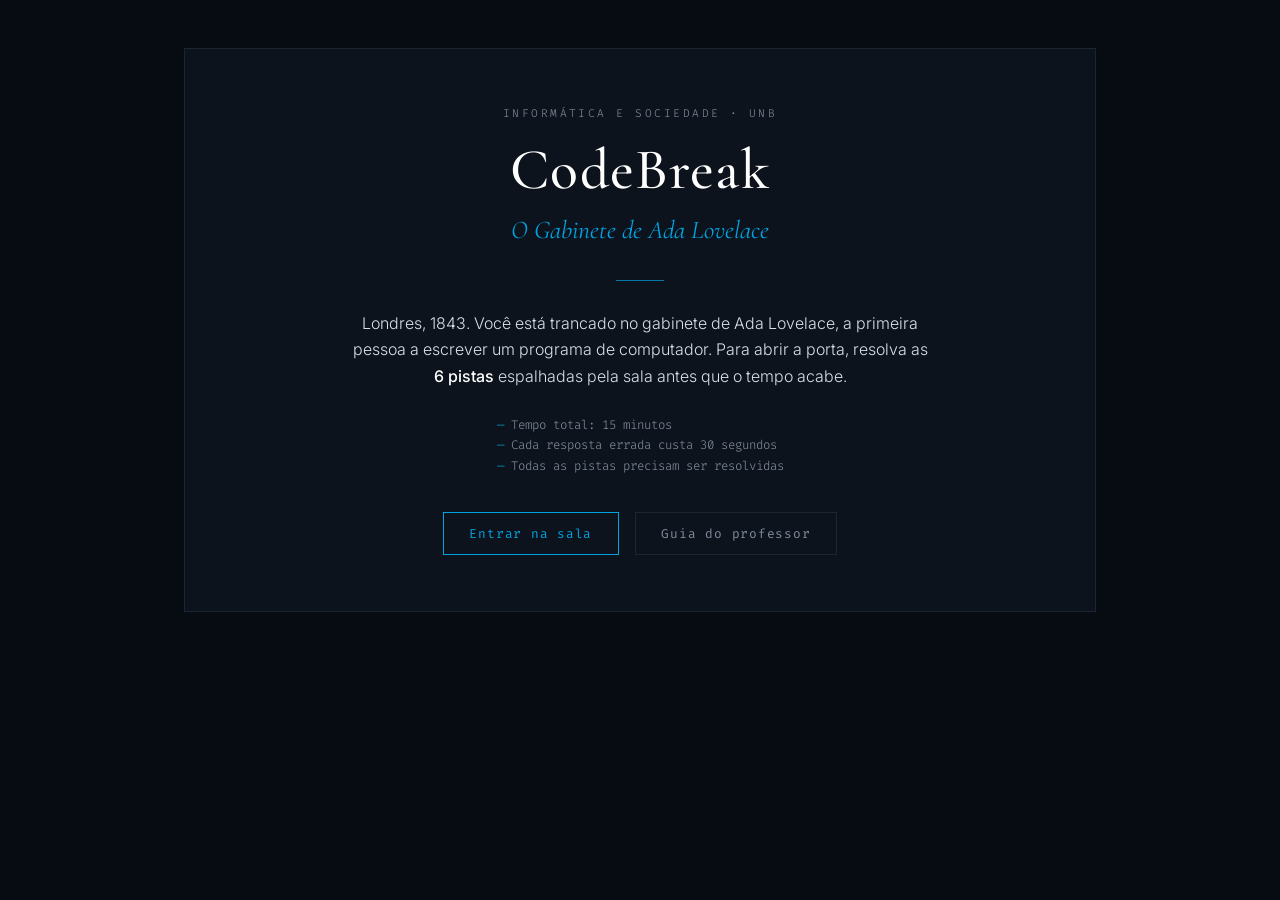
<file: index.html>
<!DOCTYPE html>
<html lang="pt-BR">
<head>
    <meta charset="UTF-8">
    <meta name="viewport" content="width=device-width, initial-scale=1.0">
    <title>CodeBreak · O Gabinete de Ada Lovelace</title>
    <link href="https://fonts.googleapis.com/css2?family=Cormorant+Garamond:wght@400;500;600&family=Fira+Code:wght@400;500&family=Inter:wght@300;400;500;600&display=swap" rel="stylesheet">
    <link rel="stylesheet" href="style.css">
</head>
<body>

    <!-- Barra superior (visível durante o jogo) -->
    <header id="top-bar" class="top-bar hidden">
        <span class="brand mono">CodeBreak <span class="muted">/ Ada Lovelace</span></span>
        <div class="top-center">
            <span id="progress-text" class="mono">0 / 6</span>
            <div class="progress-track"><div id="progress-fill" class="progress-fill"></div></div>
        </div>
        <div class="top-controls">
            <button id="btn-sound" class="link-btn mono" title="Ativar/Desativar sons">som: on</button>
            <div id="timer-display" class="timer mono">15:00</div>
        </div>
    </header>

    <main class="container">

        <!-- INÍCIO -->
        <section id="start-screen" class="panel center">
            <p class="eyebrow mono">Informática e Sociedade · UnB</p>
            <h1 class="title">CodeBreak</h1>
            <h2 class="subtitle">O Gabinete de Ada Lovelace</h2>
            <div class="rule"></div>
            <p class="lead">
                Londres, 1843. Você está trancado no gabinete de Ada Lovelace, a primeira pessoa a escrever
                um programa de computador. Para abrir a porta, resolva as <strong>6 pistas</strong> espalhadas
                pela sala antes que o tempo acabe.
            </p>
            <ul class="rules mono">
                <li>Tempo total: 15 minutos</li>
                <li>Cada resposta errada custa 30 segundos</li>
                <li>Todas as pistas precisam ser resolvidas</li>
            </ul>
            <div class="actions">
                <button id="btn-start" class="btn primary mono">Entrar na sala</button>
                <button id="btn-open-guide" class="btn ghost mono">Guia do professor</button>
            </div>
        </section>

        <!-- SALA -->
        <section id="room-screen" class="hidden">
            <div class="room-intro">
                <p class="eyebrow mono">O gabinete</p>
                <p class="lead small">
                    Filha do poeta Lord Byron, <strong>Ada Lovelace</strong> (1815–1852) uniu matemática e imaginação.
                    Ao traduzir um artigo sobre a Máquina Analítica de Charles Babbage, acrescentou notas
                    que continham o primeiro algoritmo da história. Ela via nas máquinas mais que cálculo:
                    via a possibilidade de criar. Encontre as pistas que ela deixou.
                </p>
            </div>

            <div id="clues-grid" class="clues-grid"></div>

            <p id="feedback" class="feedback mono hidden"></p>
        </section>

        <!-- TEMPO ESGOTADO -->
        <section id="gameover-screen" class="panel center hidden">
            <p class="eyebrow mono danger">Tempo esgotado</p>
            <h1 class="title small-title">A porta permaneceu trancada</h1>
            <div class="rule"></div>
            <p class="lead">
                O tempo acabou antes que todas as pistas fossem resolvidas. Releia as dicas,
                converse com a equipe e tente de novo.
            </p>
            <div class="actions">
                <button id="btn-retry" class="btn primary mono">Tentar novamente</button>
            </div>
        </section>

        <!-- VITÓRIA -->
        <section id="victory-screen" class="panel center hidden">
            <p class="eyebrow mono success">Porta destravada</p>
            <h1 class="title small-title">Vocês escaparam</h1>
            <div class="rule"></div>
            <p class="lead">
                As 6 pistas foram resolvidas com <span id="final-time" class="accent mono">00:00</span> restando no cronômetro.
            </p>

            <div class="facts">
                <h3 class="eyebrow mono">O que descobrimos</h3>
                <ul>
                    <li><strong>1843:</strong> Ada publicou a Nota G, considerada o primeiro algoritmo feito para ser executado por uma máquina.</li>
                    <li><strong>Visão:</strong> ela previu que máquinas poderiam manipular símbolos, música e arte, e não só números.</li>
                    <li><strong>Hoje:</strong> mulheres são minoria nos cursos de computação, embora a área tenha sido iniciada por uma delas.</li>
                </ul>
            </div>

            <div class="actions">
                <button id="btn-restart" class="btn primary mono">Jogar novamente</button>
            </div>
        </section>
    </main>

    <!-- GUIA DO PROFESSOR -->
    <div id="teacher-modal" class="modal hidden">
        <div class="modal-box">
            <div class="modal-head">
                <h2 class="subtitle">Guia do professor</h2>
                <button id="btn-close-guide" class="link-btn mono">fechar ✕</button>
            </div>
            <p class="lead small">
                Atividade em grupo (15 min). Os alunos resolvem 6 pistas independentes, em qualquer ordem.
                Após o jogo, discuta por que a contribuição de Ada foi apagada por tanto tempo e como
                representatividade influencia a escolha de carreira.
            </p>
            <table class="answers">
                <thead><tr><th>#</th><th>Pista</th><th>Resposta</th></tr></thead>
                <tbody id="answers-body"></tbody>
            </table>
        </div>
    </div>

    <script src="script.js"></script>
</body>
</html>
</file>
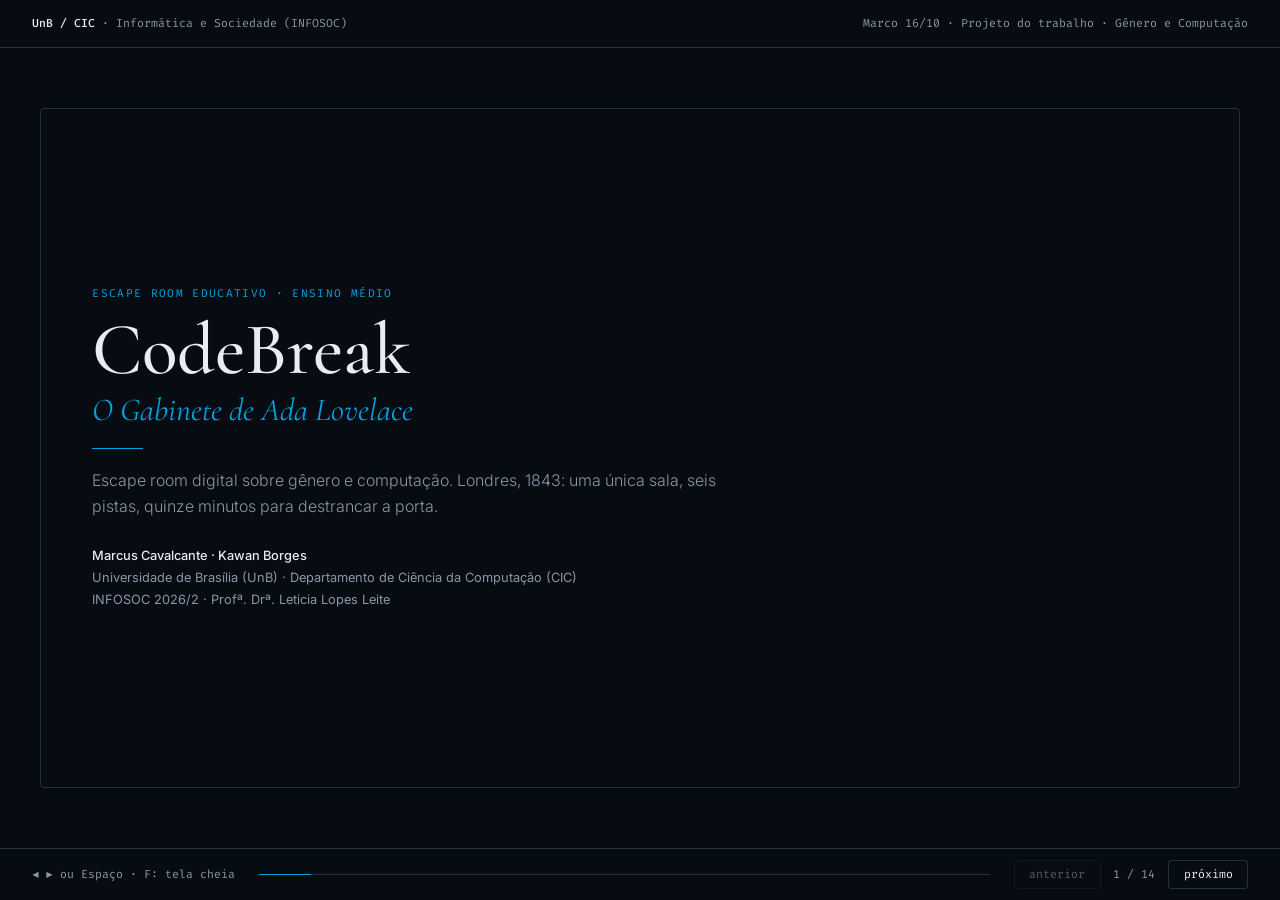
<file: APRESENTACAO/apresentacao_interativa.html>
<!DOCTYPE html>
<html lang="pt-BR">
<head>
  <meta charset="UTF-8">
  <meta name="viewport" content="width=device-width, initial-scale=1.0">
  <title>CodeBreak · O Gabinete de Ada Lovelace (INFOSOC)</title>
  <link rel="preconnect" href="https://fonts.googleapis.com">
  <link rel="preconnect" href="https://fonts.gstatic.com" crossorigin>
  <link href="https://fonts.googleapis.com/css2?family=Cormorant+Garamond:ital,wght@0,400;0,500;0,600;1,400;1,500&family=Fira+Code:wght@400;500&family=Inter:wght@300;400;500;600&display=swap" rel="stylesheet">
  <style>
    :root {
      --bg: #070B12;
      --panel: #0C121C;
      --line: #233044;
      --cyan: #00A3E0;
      --text: #E6EDF5;
      --muted: #8A97A8;
      --serif: 'Cormorant Garamond', Georgia, serif;
      --sans: 'Inter', system-ui, sans-serif;
      --mono: 'Fira Code', ui-monospace, monospace;
    }
    * { box-sizing: border-box; margin: 0; padding: 0; }
    body {
      font-family: var(--sans);
      background: var(--bg);
      color: var(--text);
      height: 100vh; width: 100vw;
      overflow: hidden;
      display: flex; flex-direction: column;
      user-select: none;
    }

    header {
      height: 48px;
      border-bottom: 1px solid var(--line);
      display: flex; align-items: center; justify-content: space-between;
      padding: 0 2rem;
      font-family: var(--mono); font-size: 0.72rem; color: var(--muted);
    }
    header .brand b { color: var(--text); font-weight: 500; }

    .slider-viewport {
      flex: 1; position: relative;
      display: flex; align-items: center; justify-content: center;
      padding: 1.2rem 2rem;
    }
    .slide {
      position: absolute;
      width: calc(100% - 4rem); max-width: 1200px;
      height: calc(100% - 2rem); max-height: 680px;
      padding: 2.4rem 3.2rem;
      display: flex; flex-direction: column;
      border: 1px solid var(--line);
      border-radius: 4px;
      background: var(--bg);
      opacity: 0; pointer-events: none;
      transition: opacity 0.25s ease;
      overflow: hidden;
    }
    .slide.active { opacity: 1; pointer-events: all; }

    .eyebrow {
      font-family: var(--mono); font-size: 0.7rem; letter-spacing: 0.12em;
      text-transform: uppercase; color: var(--cyan);
    }
    .slide-header { margin-bottom: 1.4rem; }
    .slide-title {
      font-family: var(--serif); font-weight: 500;
      font-size: 2.1rem; line-height: 1.15; margin-top: 0.3rem;
    }
    .slide-title::after {
      content: ''; display: block; width: 2.4rem; height: 1px;
      background: var(--cyan); margin-top: 0.7rem;
    }
    .slide-content { flex: 1; overflow: hidden; display: flex; flex-direction: column; gap: 1rem; }

    .grid-2 { display: grid; grid-template-columns: 1fr 1fr; gap: 1.1rem; }
    .grid-3 { display: grid; grid-template-columns: repeat(3, 1fr); gap: 1.1rem; }
    .card {
      background: var(--panel); border: 1px solid var(--line); border-radius: 3px;
      padding: 1.1rem 1.3rem;
    }
    .card-title {
      font-family: var(--mono); font-size: 0.7rem; letter-spacing: 0.08em;
      text-transform: uppercase; color: var(--cyan);
      padding-bottom: 0.6rem; margin-bottom: 0.7rem;
      border-bottom: 1px solid var(--line);
    }
    .card-body { font-size: 0.88rem; line-height: 1.6; font-weight: 300; }
    .card-body strong { font-weight: 600; color: var(--text); }
    .card-body ul, .card-body ol { padding-left: 1.1rem; }
    .card-body li { margin-bottom: 0.4rem; }
    .card-body li::marker { color: var(--cyan); }
    code, .mono { font-family: var(--mono); font-size: 0.82em; color: var(--cyan); }

    .quote {
      font-family: var(--serif); font-style: italic; font-size: 1.35rem;
      color: var(--cyan); text-align: center; margin-top: auto; padding: 0.4rem 1rem;
    }
    .note { font-size: 0.78rem; color: var(--muted); margin-top: auto; }

    /* Capa */
    .cover-slide { justify-content: center; }
    .cover-title { font-family: var(--serif); font-weight: 500; font-size: 4.6rem; line-height: 1; margin: 0.8rem 0 0.2rem; }
    .cover-subtitle { font-family: var(--serif); font-style: italic; font-size: 2rem; color: var(--cyan); }
    .rule { width: 3.2rem; height: 1px; background: var(--cyan); margin: 1.2rem 0; }
    .cover-lead { max-width: 640px; color: var(--muted); font-weight: 300; line-height: 1.6; margin-bottom: 1.6rem; }
    .cover-meta { font-size: 0.8rem; color: var(--muted); line-height: 1.7; }
    .cover-meta b { color: var(--text); font-weight: 500; }

    /* Tabelas */
    table { width: 100%; border-collapse: collapse; font-size: 0.85rem; }
    th {
      font-family: var(--mono); font-size: 0.68rem; letter-spacing: 0.08em; text-transform: uppercase;
      color: var(--cyan); text-align: left; font-weight: 400;
      padding: 0.6rem 0.8rem; border-bottom: 1px solid var(--cyan);
    }
    td { padding: 0.65rem 0.8rem; border-bottom: 1px solid var(--line); font-weight: 300; line-height: 1.45; }
    td strong { font-weight: 600; }
    td.num { font-family: var(--mono); color: var(--cyan); width: 2rem; }
    .status { font-family: var(--mono); font-size: 0.72rem; color: var(--muted); white-space: nowrap; }
    .status.now { color: var(--cyan); }

    .palette { display: flex; gap: 0.5rem; margin-top: 0.8rem; }
    .swatch { width: 44px; height: 24px; border: 1px solid var(--line); }
    .refs p { margin-bottom: 0.65rem; font-size: 0.82rem; line-height: 1.55; font-weight: 300; }
    .refs strong { font-weight: 600; }

    /* Rodapé */
    footer {
      height: 52px; border-top: 1px solid var(--line);
      display: flex; align-items: center; justify-content: space-between;
      padding: 0 2rem; font-family: var(--mono); font-size: 0.72rem; color: var(--muted);
    }
    .progress-track { flex: 1; height: 1px; background: var(--line); margin: 0 1.5rem; }
    .progress-bar { height: 1px; background: var(--cyan); width: 0; transition: width 0.25s ease; }
    .btn-nav {
      background: transparent; border: 1px solid var(--line); color: var(--text);
      font-family: var(--mono); font-size: 0.72rem; padding: 0.4rem 0.9rem;
      border-radius: 3px; cursor: pointer; transition: border-color 0.2s;
    }
    .btn-nav:hover:not(:disabled) { border-color: var(--cyan); color: var(--cyan); }
    .btn-nav:disabled { opacity: 0.35; cursor: default; }
    .nav-controls { display: flex; align-items: center; gap: 0.8rem; }
  </style>
</head>
<body>

  <header>
    <div class="brand"><b>UnB / CIC</b> · Informática e Sociedade (INFOSOC)</div>
    <div>Marco 16/10 · Projeto do trabalho · Gênero e Computação</div>
  </header>

  <main class="slider-viewport">

    <!-- 1. CAPA -->
    <section class="slide active cover-slide">
      <div class="eyebrow">Escape room educativo · Ensino Médio</div>
      <h1 class="cover-title">CodeBreak</h1>
      <p class="cover-subtitle">O Gabinete de Ada Lovelace</p>
      <div class="rule"></div>
      <p class="cover-lead">Escape room digital sobre gênero e computação. Londres, 1843: uma única sala, seis pistas, quinze minutos para destrancar a porta.</p>
      <div class="cover-meta">
        <b>Marcus Cavalcante · Kawan Borges</b><br>
        Universidade de Brasília (UnB) · Departamento de Ciência da Computação (CIC)<br>
        INFOSOC 2026/2 · Profª. Drª. Leticia Lopes Leite
      </div>
    </section>

    <!-- 2. ROTEIRO -->
    <section class="slide">
      <div class="slide-header">
        <div class="eyebrow">Estrutura</div>
        <h2 class="slide-title">Roteiro da apresentação</h2>
      </div>
      <div class="slide-content">
        <div class="grid-2">
          <div class="card">
            <div class="card-title">Bloco I · Ideia e problema</div>
            <div class="card-body"><ol>
              <li>Contexto e motivação</li>
              <li>Objeto e público-alvo</li>
              <li>Justificativa e diferencial</li>
              <li>Objetivos</li>
            </ol></div>
          </div>
          <div class="card">
            <div class="card-title">Bloco II · Produto e planejamento</div>
            <div class="card-body"><ol start="5">
              <li>A sala: O Gabinete de Ada Lovelace</li>
              <li>As seis pistas</li>
              <li>Arquitetura técnica</li>
              <li>Referencial teórico</li>
              <li>Cronograma e identidade visual</li>
            </ol></div>
          </div>
        </div>
      </div>
    </section>

    <!-- 3. CONTEXTO -->
    <section class="slide">
      <div class="slide-header">
        <div class="eyebrow">O problema</div>
        <h2 class="slide-title">Contexto e motivação</h2>
      </div>
      <div class="slide-content">
        <div class="grid-2">
          <div class="card">
            <div class="card-title">O cenário</div>
            <div class="card-body"><ul>
              <li><strong>Pioneirismo apagado:</strong> Ada Lovelace escreveu o primeiro algoritmo (1843); mulheres programaram o ENIAC;</li>
              <li><strong>Virada dos anos 80:</strong> microcomputadores vendidos como brinquedo de meninos;</li>
              <li><strong>Hoje:</strong> menos de 20% das matrículas em computação no Brasil são de mulheres (INEP/SBC).</li>
            </ul></div>
          </div>
          <div class="card">
            <div class="card-title">O momento crítico</div>
            <div class="card-body"><ul>
              <li>No Ensino Médio (14 a 18 anos), muitas alunas se afastam de Exatas;</li>
              <li>Falta de modelos e síndrome da impostora;</li>
              <li>Sem diversidade, softwares e IAs reproduzem vieses.</li>
            </ul></div>
          </div>
        </div>
        <p class="quote">Como transformar dados frios de exclusão em uma experiência que gere empatia?</p>
      </div>
    </section>

    <!-- 4. OBJETO -->
    <section class="slide">
      <div class="slide-header">
        <div class="eyebrow">A solução</div>
        <h2 class="slide-title">Objeto do trabalho e público-alvo</h2>
      </div>
      <div class="slide-content">
        <div class="grid-2">
          <div class="card">
            <div class="card-title">O produto</div>
            <div class="card-body">
              <p><strong>CodeBreak: O Gabinete de Ada Lovelace</strong></p>
              <ul style="margin-top:0.6rem">
                <li>Escape room digital com <strong>uma única sala temática</strong>: o gabinete de Ada, em Londres, 1843;</li>
                <li>Seis pistas independentes, resolvidas em qualquer ordem, em equipe;</li>
                <li>A porta só abre quando todas as pistas são resolvidas.</li>
              </ul>
            </div>
          </div>
          <div class="card">
            <div class="card-title">Público-alvo · Ensino Médio</div>
            <div class="card-body"><ul>
              <li><strong>Faixa etária:</strong> 14 a 18 anos;</li>
              <li><strong>Sem código prévio:</strong> enigmas desenvolvem pensamento computacional;</li>
              <li><strong>Versátil:</strong> laboratório, celular ou versão desplugada (papel e caneta);</li>
              <li><strong>Mediação:</strong> guia do professor com gabarito.</li>
            </ul></div>
          </div>
        </div>
      </div>
    </section>

    <!-- 5. JUSTIFICATIVA -->
    <section class="slide">
      <div class="slide-header">
        <div class="eyebrow">Por que um escape room?</div>
        <h2 class="slide-title">Justificativa e diferencial</h2>
      </div>
      <div class="slide-content">
        <div class="grid-2">
          <div class="card">
            <div class="card-title">Justificativa</div>
            <div class="card-body"><ul>
              <li><strong>Efeito tesoura</strong> (<em>leaky pipeline</em>): maior evasão feminina e poucas mulheres na liderança;</li>
              <li>O jogo gera <strong>vivência empática</strong>: o aluno é protagonista, não plateia;</li>
              <li>Alinhado à BNCC Computação (Cultura Digital, ética e cooperação).</li>
            </ul></div>
          </div>
          <div class="card">
            <div class="card-title">Além da visão binária</div>
            <div class="card-body"><ul>
              <li>A maioria dos projetos trata gênero de modo binário (homem × mulher cis);</li>
              <li>O guia de debate amplia a conversa para identidades não binárias, pessoas trans e interseccionalidades;</li>
              <li>Tecnologia plural, para toda a sociedade.</li>
            </ul></div>
          </div>
        </div>
      </div>
    </section>

    <!-- 6. OBJETIVOS -->
    <section class="slide">
      <div class="slide-header">
        <div class="eyebrow">Metas</div>
        <h2 class="slide-title">Objetivos do trabalho final</h2>
      </div>
      <div class="slide-content">
        <div class="card">
          <div class="card-title">Objetivo geral</div>
          <div class="card-body">Desenvolver, documentar e validar o jogo educativo digital <strong>CodeBreak</strong>, fomentando a reflexão sobre equidade de gênero e o pensamento computacional entre estudantes do Ensino Médio.</div>
        </div>
        <div class="grid-2">
          <div class="card">
            <div class="card-title">Pedagógicos</div>
            <div class="card-body"><ul>
              <li>Desmistificar a computação como habilidade masculina;</li>
              <li>Apresentar Ada Lovelace como referência histórica;</li>
              <li>Discutir por que contribuições femininas foram apagadas e o impacto da representatividade.</li>
            </ul></div>
          </div>
          <div class="card">
            <div class="card-title">Técnicos e metodológicos</div>
            <div class="card-body"><ul>
              <li>Aplicação web responsiva (HTML5, CSS3, JavaScript puro);</li>
              <li>Guia do professor com gabarito e roda de conversa;</li>
              <li>Validar com testes de usabilidade e tempo de fuga.</li>
            </ul></div>
          </div>
        </div>
      </div>
    </section>

    <!-- 7. A SALA -->
    <section class="slide">
      <div class="slide-header">
        <div class="eyebrow">O jogo</div>
        <h2 class="slide-title">A sala: O Gabinete de Ada Lovelace</h2>
      </div>
      <div class="slide-content">
        <div class="grid-2">
          <div class="card">
            <div class="card-title">Narrativa</div>
            <div class="card-body">
              <p>Londres, 1843. Os jogadores estão trancados no gabinete de Ada Lovelace, filha de Lord Byron, que ao traduzir um artigo sobre a Máquina Analítica de Babbage acrescentou notas com o <strong>primeiro algoritmo da história</strong>.</p>
              <p style="margin-top:0.7rem">Para abrir a porta, é preciso encontrar as pistas que ela deixou.</p>
            </div>
          </div>
          <div class="card">
            <div class="card-title">Regras</div>
            <div class="card-body"><ul>
              <li><strong>Tempo total:</strong> <code>15:00</code>;</li>
              <li><strong>Penalidade:</strong> <code>-30s</code> por resposta errada;</li>
              <li><strong>Vitória:</strong> acertar todas as 6 pistas;</li>
              <li><strong>Dicas:</strong> uma por pista;</li>
              <li><strong>Fecho:</strong> tela de vitória com fatos históricos e debate guiado.</li>
            </ul></div>
          </div>
        </div>
      </div>
    </section>

    <!-- 8. AS SEIS PISTAS -->
    <section class="slide">
      <div class="slide-header">
        <div class="eyebrow">Enigmas</div>
        <h2 class="slide-title">As seis pistas</h2>
      </div>
      <div class="slide-content">
        <table>
          <thead><tr><th>#</th><th>Pista</th><th>Enigma</th><th>Conceito</th></tr></thead>
          <tbody>
            <tr><td class="num">1</td><td><strong>Os cartões do tear</strong></td><td>Cartões perfurados binários (1 = furo): completar a 4ª linha</td><td>Representação binária</td></tr>
            <tr><td class="num">2</td><td><strong>O nome da máquina</strong></td><td>Cifra de César (deslocamento −1) revela <code>BABBAGE</code></td><td>Criptografia, padrões</td></tr>
            <tr><td class="num">3</td><td><strong>A sequência de Ada</strong></td><td><code>1, 1, 2, 3, 5, 8, ?</code> (Fibonacci)</td><td>Padrões e recorrência</td></tr>
            <tr><td class="num">4</td><td><strong>Linha do tempo</strong></td><td>Anos entre 1815 (nascimento) e 1843 (Notas)</td><td>Cálculo, contexto histórico</td></tr>
            <tr><td class="num">5</td><td><strong>Execute o algoritmo</strong></td><td>Seguir passos na ordem a partir de um valor inicial</td><td>Algoritmo</td></tr>
            <tr><td class="num">6</td><td><strong>Charada final</strong></td><td>Objeto de furos que dá ordens às máquinas: <code>CARTÃO</code></td><td>Síntese e dedução</td></tr>
          </tbody>
        </table>
        <p class="note">As respostas completas ficam no guia do professor, dentro do jogo.</p>
      </div>
    </section>

    <!-- 9. ARQUITETURA -->
    <section class="slide">
      <div class="slide-header">
        <div class="eyebrow">Decisão de engenharia</div>
        <h2 class="slide-title">Arquitetura do produto</h2>
      </div>
      <div class="slide-content">
        <div class="grid-2">
          <div class="card">
            <div class="card-title">Por que software web</div>
            <div class="card-body"><ul>
              <li><strong>Acesso universal:</strong> roda em navegador, no PC da escola ou no celular, sem instalação;</li>
              <li><strong>Custo zero de distribuição:</strong> sem maquete física;</li>
              <li><strong>Gamificação:</strong> cronômetro regressivo, penalidade, dicas e sons opcionais;</li>
              <li><strong>Escalável:</strong> qualquer escola pública pode adotar.</li>
            </ul></div>
          </div>
          <div class="card">
            <div class="card-title">Estrutura do código</div>
            <div class="card-body"><ul>
              <li><code>index.html</code>: telas (início, sala, vitória, tempo esgotado, guia);</li>
              <li><code>script.js</code>: pistas, validação de respostas e cronômetro;</li>
              <li><code>style.css</code>: identidade visual;</li>
              <li>Sem frameworks nem backend.</li>
            </ul></div>
          </div>
        </div>
      </div>
    </section>

    <!-- 10. REFERENCIAL -->
    <section class="slide">
      <div class="slide-header">
        <div class="eyebrow">Fundamentação</div>
        <h2 class="slide-title">Referencial teórico</h2>
      </div>
      <div class="slide-content">
        <div class="grid-3">
          <div class="card">
            <div class="card-title">Gênero e computação</div>
            <div class="card-body"><strong>Lima (2013):</strong> cultura androcêntrica, efeito tesoura e isolamento; o jogo dialoga com o apagamento histórico de Ada.</div>
          </div>
          <div class="card">
            <div class="card-title">Escape rooms educativos</div>
            <div class="card-body"><strong>Veldkamp et al. (2020):</strong> aprendizagem ativa por enigmas colaborativos sob limite de tempo.</div>
          </div>
          <div class="card">
            <div class="card-title">Computação desplugada</div>
            <div class="card-body"><strong>Alves &amp; Fonseca (2025):</strong> padrões, abstração e algoritmos sem programar; base das pistas 1 a 5.</div>
          </div>
        </div>
        <div class="grid-2">
          <div class="card">
            <div class="card-title">BNCC Computação</div>
            <div class="card-body"><strong>GEG Brasil (2025):</strong> eixo Cultura Digital; alinhamento curricular ao Ensino Médio.</div>
          </div>
          <div class="card">
            <div class="card-title">Materiais educativos</div>
            <div class="card-body"><strong>Ribeiro &amp; Queluci (2022); Alves et al. (2019):</strong> etapas de elaboração e roda de conversa pós-jogo.</div>
          </div>
        </div>
      </div>
    </section>

    <!-- 11. CRONOGRAMA -->
    <section class="slide">
      <div class="slide-header">
        <div class="eyebrow">Planejamento</div>
        <h2 class="slide-title">Cronograma de desenvolvimento</h2>
      </div>
      <div class="slide-content">
        <table>
          <thead><tr><th>Data</th><th>Etapa</th><th>Status</th></tr></thead>
          <tbody>
            <tr><td class="mono">03/10</td><td>Definição do tema (Gênero), produto (escape room) e público</td><td class="status">Concluído</td></tr>
            <tr><td class="mono">16/10</td><td><strong>Projeto: objetivos, teoria e cronograma</strong></td><td class="status now">Entrega hoje</td></tr>
            <tr><td class="mono">23/10</td><td>Identidade visual</td><td class="status">Próximo marco</td></tr>
            <tr><td class="mono">06/11</td><td>Status do projeto e compatibilização do cronograma</td><td class="status">Previsto</td></tr>
            <tr><td class="mono">27/11</td><td><strong>Entrega final do produto</strong> e apresentação (grupo 1)</td><td class="status">Marco final</td></tr>
            <tr><td class="mono">04/12</td><td>Apresentação do trabalho final (grupo 2)</td><td class="status">Fechamento</td></tr>
          </tbody>
        </table>
        <p class="note">Marcus: coordenação, game design e programação web. Kawan: pesquisa histórica, roteiro, guia do professor e identidade visual.</p>
      </div>
    </section>

    <!-- 12. IDENTIDADE VISUAL -->
    <section class="slide">
      <div class="slide-header">
        <div class="eyebrow">Design</div>
        <h2 class="slide-title">Identidade visual: minimalismo e elegância</h2>
      </div>
      <div class="slide-content">
        <div class="grid-2">
          <div class="card">
            <div class="card-title">Princípios</div>
            <div class="card-body"><ul>
              <li>Fundo azul-marinho <code>#070B12</code> e <strong>ciano</strong> <code>#00A3E0</code> como único destaque;</li>
              <li>Títulos serifados (Cormorant Garamond, itálico nos subtítulos);</li>
              <li>Texto em Inter e código em Fira Code;</li>
              <li>Bordas finas, sem neon nem brilho.</li>
            </ul></div>
          </div>
          <div class="card">
            <div class="card-title">Intenção</div>
            <div class="card-body">
              A estética de gabinete antigo encontra a interface contemporânea: pouca informação por vez, hierarquia clara e contraste alto para telas de laboratórios escolares.
              <div class="palette">
                <span class="swatch" style="background:#070B12"></span>
                <span class="swatch" style="background:#00A3E0"></span>
              </div>
            </div>
          </div>
        </div>
      </div>
    </section>

    <!-- 13. REFERÊNCIAS -->
    <section class="slide">
      <div class="slide-header">
        <div class="eyebrow">Rigor acadêmico (ABNT)</div>
        <h2 class="slide-title">Referências bibliográficas</h2>
      </div>
      <div class="slide-content">
        <div class="card"><div class="card-body refs">
          <p><strong>ALVES, L. S.; FONSECA, M. G.</strong> <em>Computação Desplugada: Guia prático para professores</em>. Brasília: IFB / PROFEPT, 2025.</p>
          <p><strong>ALVES, R. J. M.; GUTJAHR, A. L. N.; PONTES, A. N.</strong> Processo metodológico de elaboração de uma cartilha educativa socioambiental. <em>RevBEA</em>, v. 14, n. 2, p. 69-85, 2019.</p>
          <p><strong>GEG BRASIL.</strong> <em>BNCC Computação na Prática</em>. Org.: Vivian Guazzelli. São Paulo: Grupo de Educadores Google Brasil, 2025.</p>
          <p><strong>LIMA, M. P.</strong> As mulheres na Ciência da Computação. <em>Revista Estudos Feministas</em>, Florianópolis, v. 21, n. 3, p. 793-816, 2013.</p>
          <p><strong>RAMOS, G. N.</strong> <em>UnB-CIC: Uma classe em LaTeX para textos do Departamento de Ciência da Computação</em>. Brasília: UnB, 2014.</p>
          <p><strong>RIBEIRO, L. A.; QUELUCI, G. C.</strong> <em>Passo a passo para elaboração de cartilhas</em>. Niterói: eduCAPES / UFF, 2022.</p>
          <p><strong>VELDKAMP, A. et al.</strong> Escape boxes: Bringing escape room experience into the classroom. <em>British Journal of Educational Technology</em>, v. 51, n. 4, p. 1220-1239, 2020.</p>
        </div></div>
      </div>
    </section>

    <!-- 14. ENCERRAMENTO -->
    <section class="slide cover-slide">
      <div class="eyebrow">Etapa sujeita à aprovação da professora</div>
      <h1 class="cover-title" style="font-size:3.4rem">CodeBreak</h1>
      <p class="cover-subtitle" style="font-size:1.6rem">O Gabinete de Ada Lovelace</p>
      <div class="rule"></div>
      <p class="cover-lead">Aberto a perguntas, sugestões e ao parecer de aprovação da proposta.</p>
      <div class="cover-meta">Universidade de Brasília · Informática e Sociedade (INFOSOC) 2026/2</div>
    </section>

  </main>

  <footer>
    <div>◀ ▶ ou Espaço · F: tela cheia</div>
    <div class="progress-track"><div class="progress-bar" id="progressBar"></div></div>
    <div class="nav-controls">
      <button class="btn-nav" id="prevBtn" onclick="prevSlide()">anterior</button>
      <span id="slideCounter">1 / 14</span>
      <button class="btn-nav" id="nextBtn" onclick="nextSlide()">próximo</button>
    </div>
  </footer>

  <script>
    const slides = document.querySelectorAll('.slide');
    const progressBar = document.getElementById('progressBar');
    const slideCounter = document.getElementById('slideCounter');
    const prevBtn = document.getElementById('prevBtn');
    const nextBtn = document.getElementById('nextBtn');
    let currentSlide = 0;

    function updateSlides() {
      slides.forEach((s, i) => s.classList.toggle('active', i === currentSlide));
      progressBar.style.width = `${((currentSlide + 1) / slides.length) * 100}%`;
      slideCounter.textContent = `${currentSlide + 1} / ${slides.length}`;
      prevBtn.disabled = currentSlide === 0;
      nextBtn.disabled = currentSlide === slides.length - 1;
    }
    function nextSlide() { if (currentSlide < slides.length - 1) { currentSlide++; updateSlides(); } }
    function prevSlide() { if (currentSlide > 0) { currentSlide--; updateSlides(); } }

    document.addEventListener('keydown', (e) => {
      if (e.key === 'ArrowRight' || e.key === ' ' || e.key === 'PageDown') { e.preventDefault(); nextSlide(); }
      else if (e.key === 'ArrowLeft' || e.key === 'PageUp') { e.preventDefault(); prevSlide(); }
      else if (e.key === 'Home') { currentSlide = 0; updateSlides(); }
      else if (e.key === 'End') { currentSlide = slides.length - 1; updateSlides(); }
      else if (e.key === 'f' || e.key === 'F') {
        if (!document.fullscreenElement) document.documentElement.requestFullscreen();
        else document.exitFullscreen();
      }
    });
    updateSlides();
  </script>
</body>
</html>
</file>
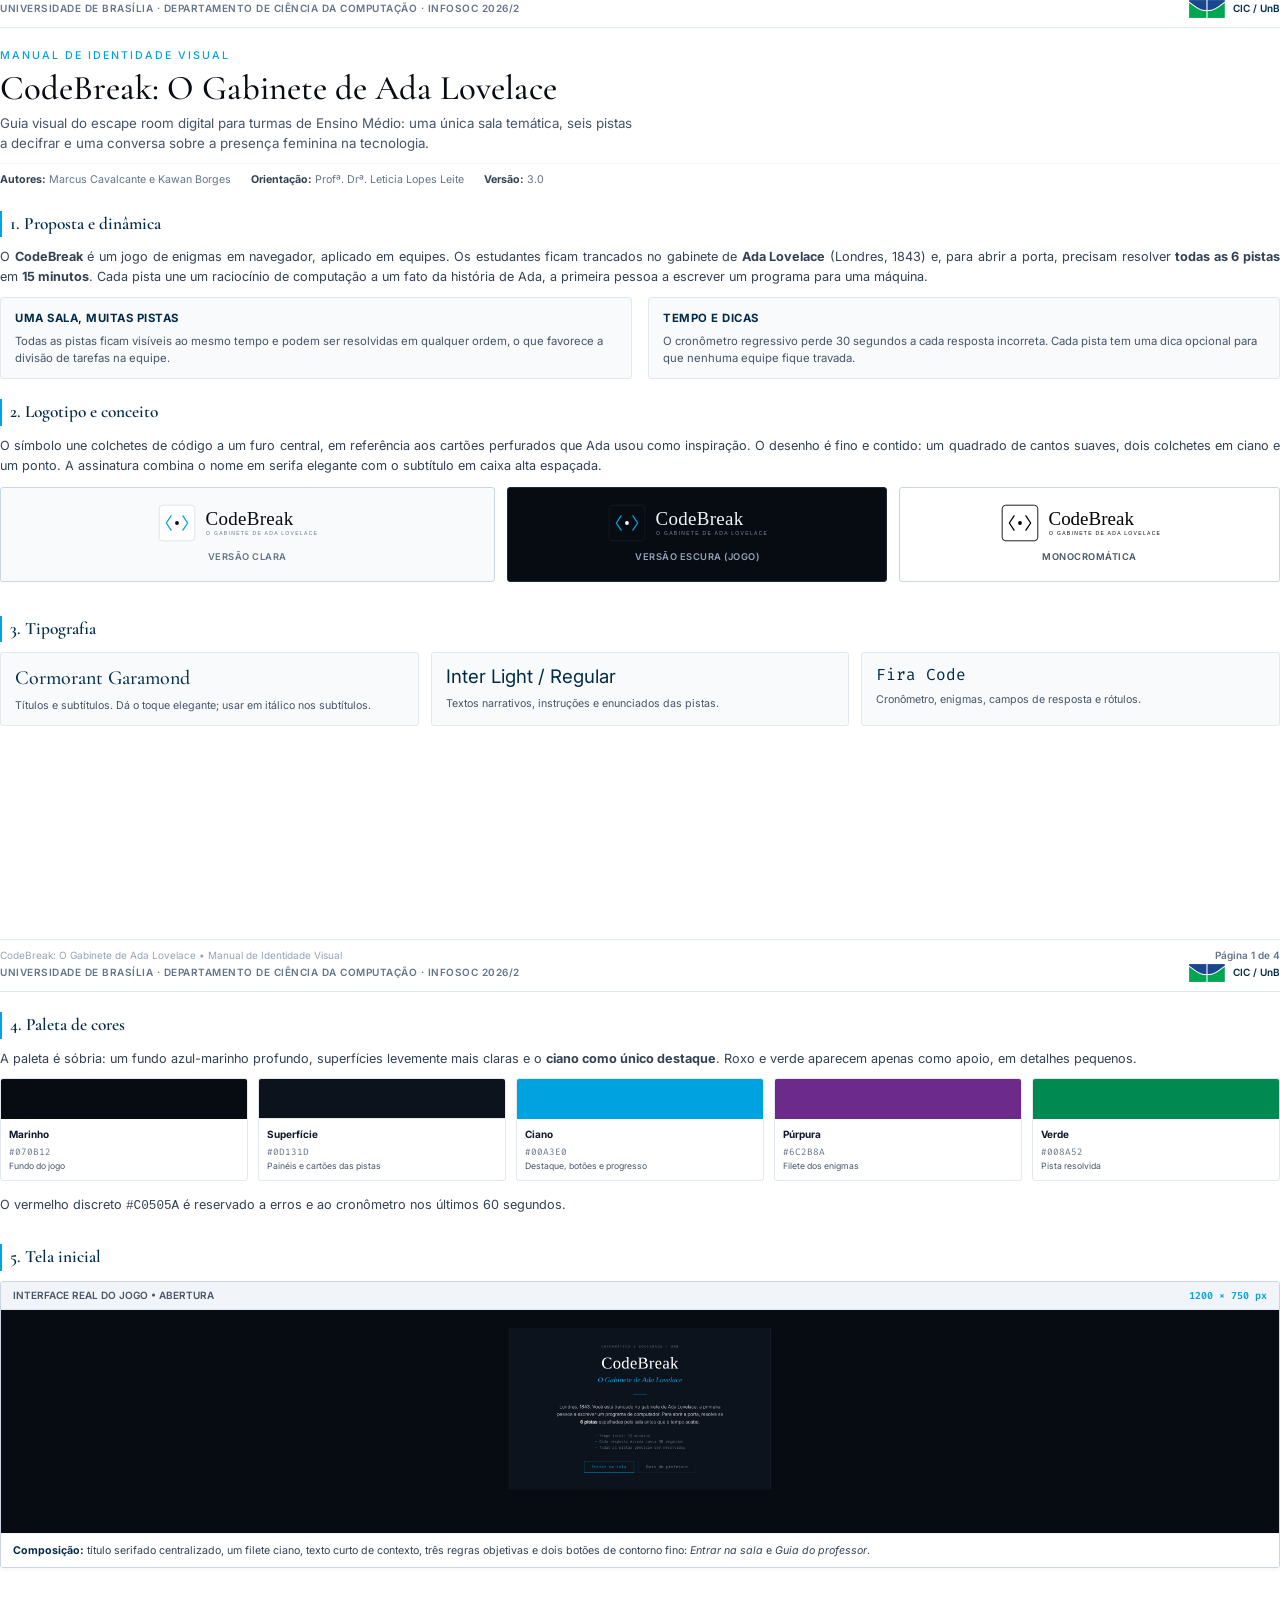
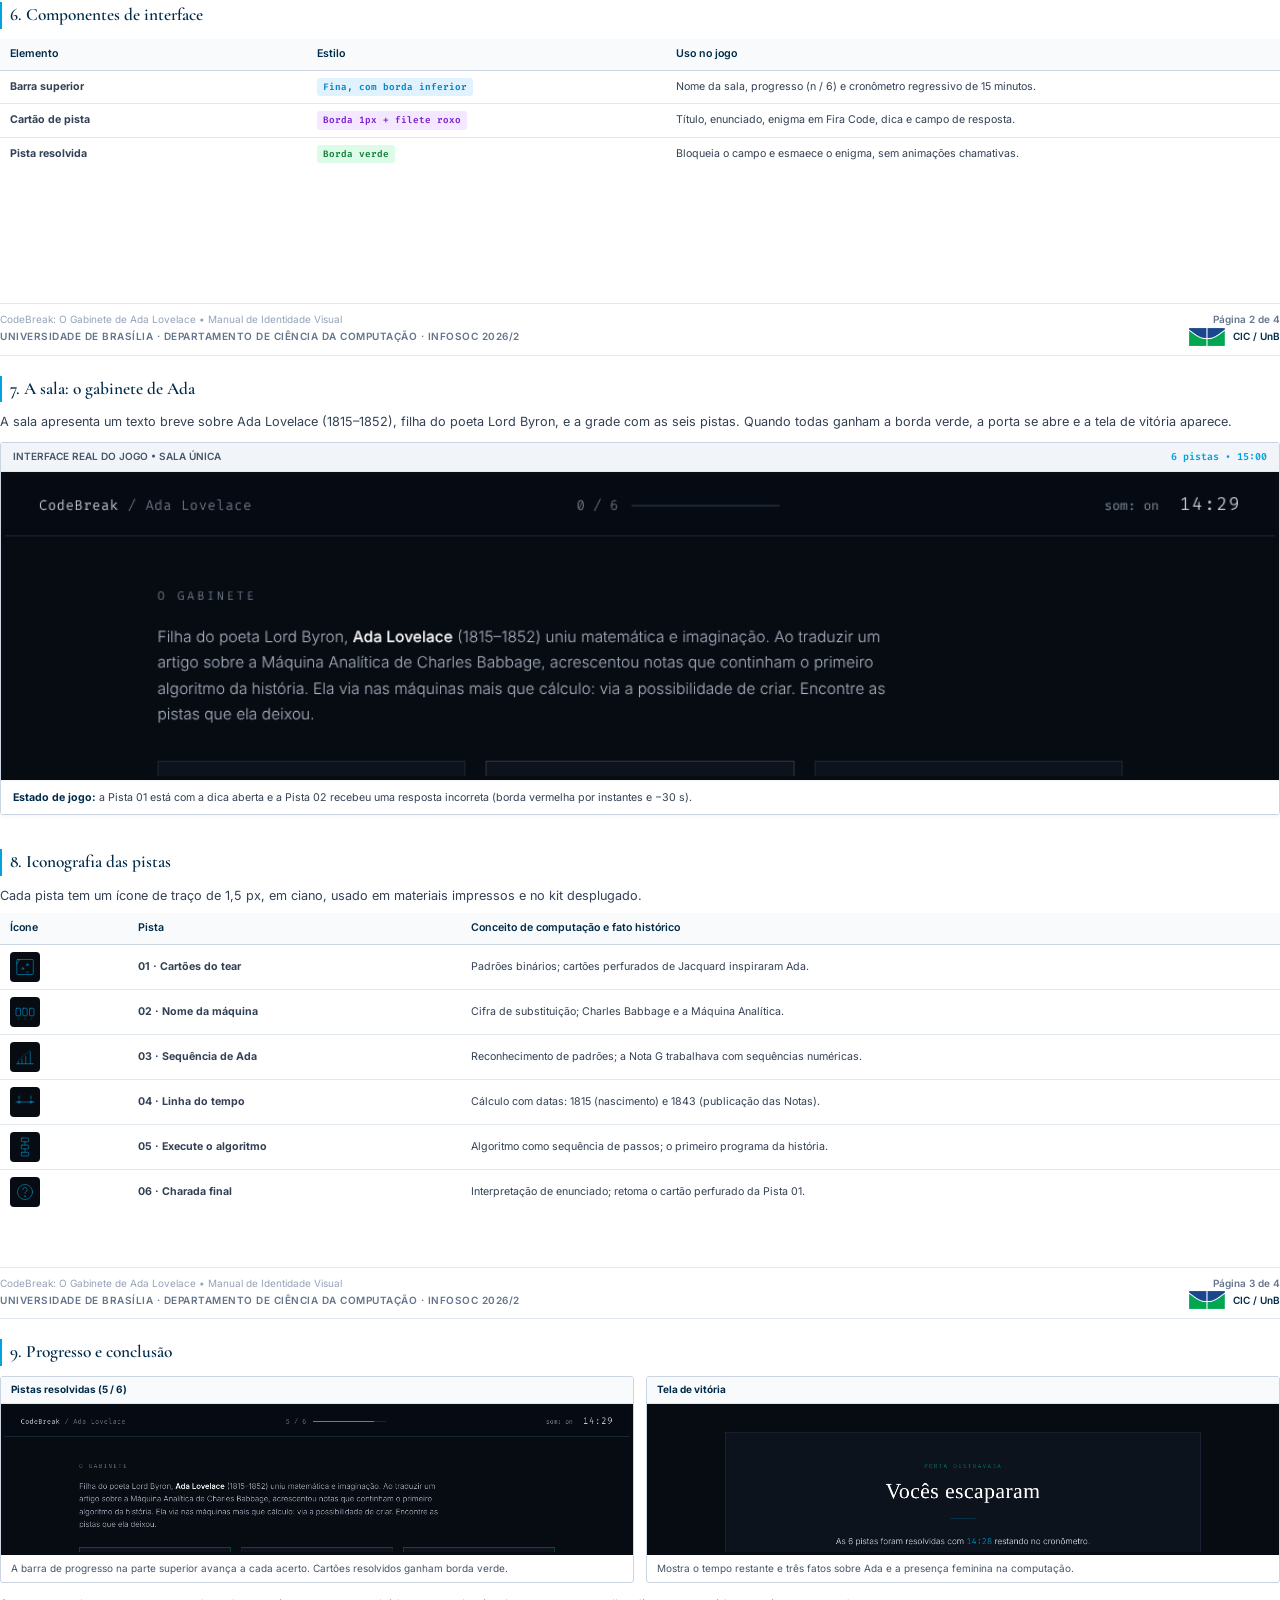
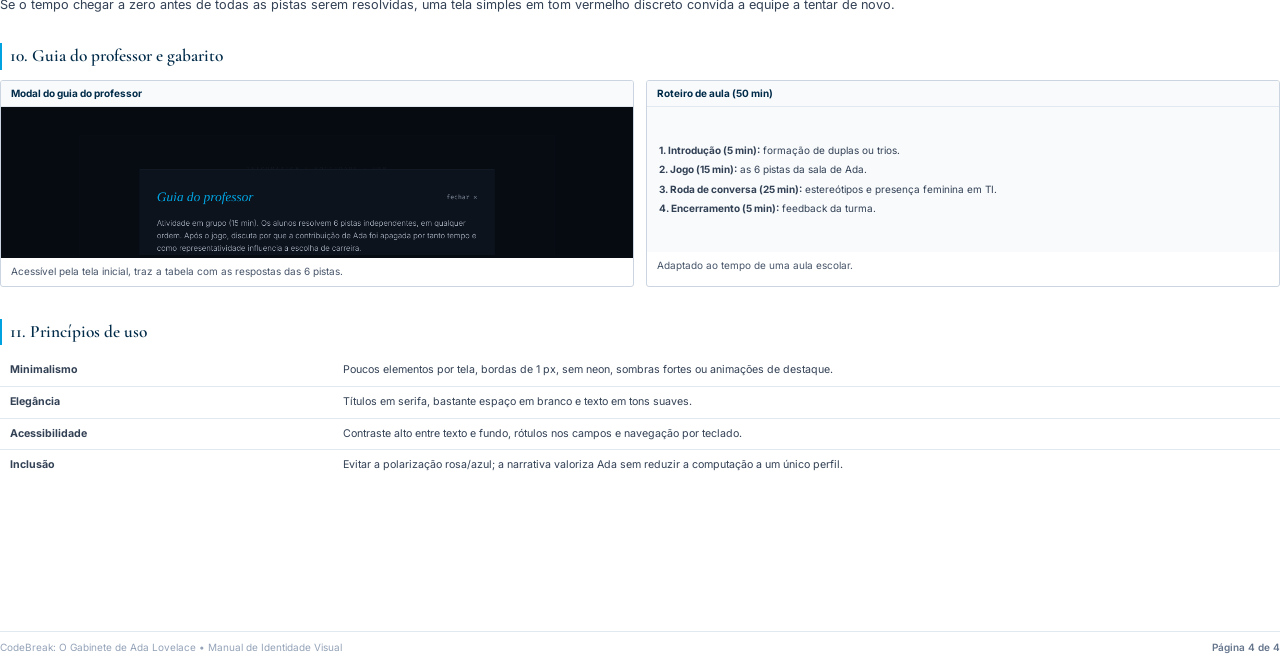
<file: IDENTIDADE_VISUAL/manual_identidade_visual.html>
<!DOCTYPE html>
<html lang="pt-BR">
<head>
    <meta charset="UTF-8">
    <title>Manual de Identidade Visual - CodeBreak: O Gabinete de Ada Lovelace</title>
    <!-- Fontes limpas: Inter e Fira Code -->
    <link href="https://fonts.googleapis.com/css2?family=Cormorant+Garamond:wght@400;500;600&family=Fira+Code:wght@400;500&family=Inter:wght@300;400;500;600&display=swap" rel="stylesheet">
    <style>
        @page {
            size: A4 portrait;
            margin: 18mm 18mm 18mm 18mm;
        }

        * {
            box-sizing: border-box;
            margin: 0;
            padding: 0;
        }

        body {
            font-family: 'Inter', -apple-system, BlinkMacSystemFont, "Segoe UI", Roboto, sans-serif;
            font-size: 9.5pt;
            line-height: 1.55;
            color: #1E293B;
            background-color: #FFFFFF;
            -webkit-print-color-adjust: exact;
            print-color-adjust: exact;
        }

        /* Estrutura das Páginas */
        .page {
            width: 100%;
            min-height: 255mm;
            page-break-after: always;
            position: relative;
            display: flex;
            flex-direction: column;
            justify-content: flex-start;
        }

        .page:last-child {
            page-break-after: avoid;
        }

        /* Cabeçalho Institucional Clean */
        .header-top {
            display: flex;
            justify-content: space-between;
            align-items: center;
            border-bottom: 1.5px solid #E2E8F0;
            padding-bottom: 9px;
            margin-bottom: 20px;
        }

        .header-meta {
            font-size: 7.5pt;
            font-weight: 600;
            color: #64748B;
            letter-spacing: 0.5px;
            text-transform: uppercase;
        }

        .header-inst {
            display: flex;
            align-items: center;
            gap: 8px;
            font-size: 7.5pt;
            font-weight: 600;
            color: #002B49;
        }

        .header-inst img {
            height: 18px;
            width: auto;
        }

        /* Títulos e Seções */
        .doc-title-block {
            margin-bottom: 22px;
        }

        .doc-tag {
            font-size: 8pt;
            font-weight: 700;
            color: #00A3E0;
            text-transform: uppercase;
            letter-spacing: 1px;
            margin-bottom: 4px;
        }

        .doc-title {
            font-size: 22pt;
            font-weight: 700;
            color: #002B49;
            letter-spacing: -0.5px;
            line-height: 1.15;
            margin-bottom: 6px;
        }

        .doc-subtitle {
            font-size: 10pt;
            color: #475569;
            font-weight: 400;
            max-width: 640px;
            line-height: 1.45;
        }

        .authors-row {
            margin-top: 10px;
            padding-top: 8px;
            border-top: 1px solid #F1F5F9;
            font-size: 8pt;
            color: #64748B;
            display: flex;
            gap: 20px;
        }

        .authors-row strong {
            color: #334155;
        }

        .section {
            margin-bottom: 20px;
        }

        .section-title {
            font-size: 11pt;
            font-weight: 700;
            color: #002B49;
            border-left: 3px solid #00A3E0;
            padding-left: 8px;
            margin-bottom: 10px;
            display: flex;
            align-items: center;
            gap: 6px;
        }

        .section p {
            color: #334155;
            margin-bottom: 8px;
            text-align: justify;
        }

        /* Grid de Informações */
        .info-grid-2 {
            display: grid;
            grid-template-columns: 1fr 1fr;
            gap: 16px;
            margin-top: 10px;
        }

        .info-card {
            background-color: #F8FAFC;
            border: 1px solid #E2E8F0;
            border-radius: 6px;
            padding: 12px 14px;
        }

        .info-card h4 {
            font-size: 8.5pt;
            font-weight: 700;
            color: #002B49;
            text-transform: uppercase;
            letter-spacing: 0.5px;
            margin-bottom: 6px;
        }

        .info-card p {
            font-size: 8.5pt;
            color: #475569;
            line-height: 1.45;
            margin: 0;
            text-align: left;
        }

        /* Seção da Marca / Logos */
        .logo-display-grid {
            display: grid;
            grid-template-columns: 1.3fr 1fr 1fr;
            gap: 12px;
            margin-top: 12px;
            margin-bottom: 14px;
        }

        .logo-box {
            border-radius: 6px;
            padding: 16px;
            display: flex;
            flex-direction: column;
            align-items: center;
            justify-content: center;
            text-align: center;
            min-height: 90px;
        }

        .logo-box-light {
            background-color: #F8FAFC;
            border: 1px solid #CBD5E1;
        }

        .logo-box-dark {
            background-color: #070B12;
            border: 1px solid #1E293B;
        }

        .logo-box-mono {
            background-color: #FFFFFF;
            border: 1px solid #CBD5E1;
        }

        .logo-box img {
            max-width: 100%;
            height: 38px;
            object-fit: contain;
        }

        .logo-caption {
            font-size: 7pt;
            margin-top: 8px;
            font-weight: 600;
            text-transform: uppercase;
            letter-spacing: 0.5px;
        }

        .logo-box-light .logo-caption { color: #64748B; }
        .logo-box-dark .logo-caption { color: #94A3B8; }
        .logo-box-mono .logo-caption { color: #475569; }

        /* Paleta de Cores */
        .color-row {
            display: grid;
            grid-template-columns: repeat(5, 1fr);
            gap: 10px;
            margin-top: 10px;
            margin-bottom: 14px;
        }

        .color-swatch {
            border-radius: 6px;
            overflow: hidden;
            border: 1px solid #E2E8F0;
            background: #FFFFFF;
        }

        .color-preview {
            height: 40px;
            width: 100%;
        }

        .color-details {
            padding: 8px;
            font-size: 7.5pt;
        }

        .color-name {
            font-weight: 700;
            color: #0F172A;
            margin-bottom: 2px;
        }

        .color-hex {
            font-family: 'Fira Code', monospace;
            color: #64748B;
            font-size: 7pt;
            margin-bottom: 2px;
        }

        .color-role {
            color: #475569;
            font-size: 6.5pt;
            line-height: 1.25;
        }

        /* Tipografia */
        .type-grid {
            display: grid;
            grid-template-columns: 1fr 1fr;
            gap: 12px;
            margin-top: 8px;
        }

        .type-card {
            background: #F8FAFC;
            border: 1px solid #E2E8F0;
            border-radius: 6px;
            padding: 10px 14px;
        }

        .type-specimen {
            font-size: 14pt;
            font-weight: 700;
            color: #002B49;
            margin-bottom: 4px;
        }

        .type-card p {
            font-size: 8pt;
            color: #475569;
            margin: 0;
            text-align: left;
        }

        /* Prints Reais de Tela */
        .screenshot-card {
            margin-top: 10px;
            margin-bottom: 14px;
            background: #FFFFFF;
            border: 1px solid #CBD5E1;
            border-radius: 6px;
            overflow: hidden;
            box-shadow: 0 2px 4px rgba(0,0,0,0.04);
        }

        .screenshot-header {
            background-color: #F1F5F9;
            border-bottom: 1px solid #E2E8F0;
            padding: 6px 12px;
            display: flex;
            justify-content: space-between;
            align-items: center;
            font-size: 7.5pt;
            font-weight: 600;
            color: #475569;
        }

        .screenshot-img-wrap {
            background-color: #070B12;
            padding: 4px;
            display: flex;
            justify-content: center;
        }

        .screenshot-img-wrap img {
            width: 100%;
            height: auto;
            max-height: 215px;
            object-fit: contain;
            display: block;
            border-radius: 4px;
        }

        .screenshot-desc {
            padding: 9px 12px;
            background-color: #FFFFFF;
            font-size: 8pt;
            color: #334155;
            line-height: 1.45;
            border-top: 1px solid #F1F5F9;
        }

        .screenshot-desc strong {
            color: #002B49;
        }

        /* Grid de 2 Screenshots lado a lado */
        .screenshot-dual-grid {
            display: grid;
            grid-template-columns: 1fr 1fr;
            gap: 12px;
            margin-top: 10px;
            margin-bottom: 12px;
        }

        .screenshot-mini-card {
            border: 1px solid #CBD5E1;
            border-radius: 6px;
            overflow: hidden;
            background: #FFFFFF;
        }

        .screenshot-mini-header {
            background-color: #F8FAFC;
            border-bottom: 1px solid #E2E8F0;
            padding: 5px 10px;
            font-size: 7.5pt;
            font-weight: 700;
            color: #002B49;
        }

        .screenshot-mini-wrap {
            background-color: #070B12;
            padding: 3px;
        }

        .screenshot-mini-wrap img {
            width: 100%;
            height: 145px;
            object-fit: cover;
            display: block;
        }

        .screenshot-mini-desc {
            padding: 7px 10px;
            font-size: 7.5pt;
            color: #475569;
            line-height: 1.35;
        }

        /* Tabela Clean */
        .clean-table {
            width: 100%;
            border-collapse: collapse;
            font-size: 8pt;
            margin-top: 8px;
            margin-bottom: 12px;
        }

        .clean-table th {
            background-color: #F8FAFC;
            color: #002B49;
            font-weight: 600;
            text-align: left;
            padding: 7px 10px;
            border-bottom: 1.5px solid #CBD5E1;
        }

        .clean-table td {
            padding: 7px 10px;
            border-bottom: 1px solid #E2E8F0;
            color: #334155;
            vertical-align: middle;
        }

        .clean-table tr:last-child td {
            border-bottom: none;
        }

        .tag-badge {
            display: inline-block;
            font-family: 'Fira Code', monospace;
            font-size: 7pt;
            font-weight: 600;
            padding: 2px 6px;
            border-radius: 3px;
        }

        .tag-cyan { background-color: #E0F2FE; color: #0284C7; }
        .tag-purple { background-color: #F3E8FF; color: #7E22CE; }
        .tag-green { background-color: #DCFCE7; color: #15803D; }

        /* Rodapé Discreto */
        .page-footer {
            margin-top: auto;
            border-top: 1px solid #E2E8F0;
            padding-top: 8px;
            display: flex;
            justify-content: space-between;
            align-items: center;
            font-size: 7.5pt;
            color: #94A3B8;
        }

        .page-num {
            font-weight: 600;
            color: #64748B;
        }

        .doc-title { font-family: 'Cormorant Garamond', Georgia, serif; font-weight: 500; font-size: 26pt; letter-spacing: 0; color: #070B12; }
        .doc-tag { font-weight: 500; letter-spacing: 2px; }
        .section-title { font-family: 'Cormorant Garamond', Georgia, serif; font-weight: 600; font-size: 13pt; border-left: 2px solid #00A3E0; }
        .type-grid.three { grid-template-columns: 1fr 1fr 1fr; }
        .type-specimen.serif { font-family: 'Cormorant Garamond', Georgia, serif; font-weight: 500; font-size: 15pt; }
        .mono-c { font-family: 'Fira Code', monospace; color: #00A3E0; }
        .screenshot-img-wrap.tall img { max-height: 300px; object-fit: cover; object-position: top; }
        .screenshot-mini-wrap img { object-position: top; }
        img.ico { width: 30px; height: 30px; background: #070B12; padding: 3px; border-radius: 4px; display: block; }
        .info-card, .type-card, .color-swatch, .screenshot-card, .screenshot-mini-card, .logo-box { border-radius: 3px; }
    </style>
</head>
<body>
<!-- PÁGINA 1 -->
<div class="page">
    <header class="header-top">
        <div class="header-meta">Universidade de Brasília · Departamento de Ciência da Computação · INFOSOC 2026/2</div>
        <div class="header-inst"><img src="assets/unb_logo-1.png" alt="UnB"><span>CIC / UnB</span></div>
    </header>
    <div class="doc-title-block">
        <div class="doc-tag">Manual de Identidade Visual</div>
        <h1 class="doc-title">CodeBreak: O Gabinete de Ada Lovelace</h1>
        <p class="doc-subtitle">Guia visual do escape room digital para turmas de Ensino Médio: uma única sala temática, seis pistas a decifrar e uma conversa sobre a presença feminina na tecnologia.</p>
        <div class="authors-row">
            <span><strong>Autores:</strong> Marcus Cavalcante e Kawan Borges</span>
            <span><strong>Orientação:</strong> Profª. Drª. Leticia Lopes Leite</span>
            <span><strong>Versão:</strong> 3.0</span>
        </div>
    </div>

    <section class="section">
        <h2 class="section-title">1. Proposta e dinâmica</h2>
        <p>O <strong>CodeBreak</strong> é um jogo de enigmas em navegador, aplicado em equipes. Os estudantes ficam trancados no gabinete de <strong>Ada Lovelace</strong> (Londres, 1843) e, para abrir a porta, precisam resolver <strong>todas as 6 pistas</strong> em <strong>15 minutos</strong>. Cada pista une um raciocínio de computação a um fato da história de Ada, a primeira pessoa a escrever um programa para uma máquina.</p>
        <div class="info-grid-2">
            <div class="info-card"><h4>Uma sala, muitas pistas</h4><p>Todas as pistas ficam visíveis ao mesmo tempo e podem ser resolvidas em qualquer ordem, o que favorece a divisão de tarefas na equipe.</p></div>
            <div class="info-card"><h4>Tempo e dicas</h4><p>O cronômetro regressivo perde 30 segundos a cada resposta incorreta. Cada pista tem uma dica opcional para que nenhuma equipe fique travada.</p></div>
        </div>
    </section>

    <section class="section">
        <h2 class="section-title">2. Logotipo e conceito</h2>
        <p>O símbolo une colchetes de código a um furo central, em referência aos cartões perfurados que Ada usou como inspiração. O desenho é fino e contido: um quadrado de cantos suaves, dois colchetes em ciano e um ponto. A assinatura combina o nome em serifa elegante com o subtítulo em caixa alta espaçada.</p>
        <div class="logo-display-grid">
            <div class="logo-box logo-box-light"><img src="assets/logo_horizontal_light.svg" alt=""><span class="logo-caption">Versão clara</span></div>
            <div class="logo-box logo-box-dark"><img src="assets/logo_horizontal_dark.svg" alt=""><span class="logo-caption">Versão escura (jogo)</span></div>
            <div class="logo-box logo-box-mono"><img src="assets/logo_monochrome_black.svg" alt=""><span class="logo-caption">Monocromática</span></div>
        </div>
    </section>

    <section class="section">
        <h2 class="section-title">3. Tipografia</h2>
        <div class="type-grid three">
            <div class="type-card"><div class="type-specimen serif">Cormorant Garamond</div><p>Títulos e subtítulos. Dá o toque elegante; usar em itálico nos subtítulos.</p></div>
            <div class="type-card"><div class="type-specimen" style="font-family:'Inter',sans-serif;font-weight:400;">Inter Light / Regular</div><p>Textos narrativos, instruções e enunciados das pistas.</p></div>
            <div class="type-card"><div class="type-specimen" style="font-family:'Fira Code',monospace;font-size:12pt;font-weight:400;">Fira Code</div><p>Cronômetro, enigmas, campos de resposta e rótulos.</p></div>
        </div>
    </section>
    <footer class="page-footer"><span>CodeBreak: O Gabinete de Ada Lovelace • Manual de Identidade Visual</span><span class="page-num">Página 1 de 4</span></footer>
</div>

<!-- PÁGINA 2 -->
<div class="page">
    <header class="header-top">
        <div class="header-meta">Universidade de Brasília · Departamento de Ciência da Computação · INFOSOC 2026/2</div>
        <div class="header-inst"><img src="assets/unb_logo-1.png" alt="UnB"><span>CIC / UnB</span></div>
    </header>
    <section class="section">
        <h2 class="section-title">4. Paleta de cores</h2>
        <p>A paleta é sóbria: um fundo azul-marinho profundo, superfícies levemente mais claras e o <strong>ciano como único destaque</strong>. Roxo e verde aparecem apenas como apoio, em detalhes pequenos.</p>
        <div class="color-row">
            <div class="color-swatch"><div class="color-preview" style="background:#070B12"></div><div class="color-details"><div class="color-name">Marinho</div><div class="color-hex">#070B12</div><div class="color-role">Fundo do jogo</div></div></div>
            <div class="color-swatch"><div class="color-preview" style="background:#0D131D;border-bottom:1px solid #E2E8F0"></div><div class="color-details"><div class="color-name">Superfície</div><div class="color-hex">#0D131D</div><div class="color-role">Painéis e cartões das pistas</div></div></div>
            <div class="color-swatch"><div class="color-preview" style="background:#00A3E0"></div><div class="color-details"><div class="color-name">Ciano</div><div class="color-hex">#00A3E0</div><div class="color-role">Destaque, botões e progresso</div></div></div>
            <div class="color-swatch"><div class="color-preview" style="background:#6C2B8A"></div><div class="color-details"><div class="color-name">Púrpura</div><div class="color-hex">#6C2B8A</div><div class="color-role">Filete dos enigmas</div></div></div>
            <div class="color-swatch"><div class="color-preview" style="background:#008A52"></div><div class="color-details"><div class="color-name">Verde</div><div class="color-hex">#008A52</div><div class="color-role">Pista resolvida</div></div></div>
        </div>
        <p>O vermelho discreto <code>#C0505A</code> é reservado a erros e ao cronômetro nos últimos 60 segundos.</p>
    </section>

    <section class="section">
        <h2 class="section-title">5. Tela inicial</h2>
        <div class="screenshot-card">
            <div class="screenshot-header"><span>INTERFACE REAL DO JOGO • ABERTURA</span><span class="mono-c">1200 × 750 px</span></div>
            <div class="screenshot-img-wrap"><img src="assets/screenshots/01_tela_inicio.png" alt="Tela inicial"></div>
            <div class="screenshot-desc"><strong>Composição:</strong> título serifado centralizado, um filete ciano, texto curto de contexto, três regras objetivas e dois botões de contorno fino: <em>Entrar na sala</em> e <em>Guia do professor</em>.</div>
        </div>
    </section>

    <section class="section">
        <h2 class="section-title">6. Componentes de interface</h2>
        <table class="clean-table">
            <thead><tr><th style="width:24%">Elemento</th><th style="width:28%">Estilo</th><th>Uso no jogo</th></tr></thead>
            <tbody>
                <tr><td><strong>Barra superior</strong></td><td><span class="tag-badge tag-cyan">Fina, com borda inferior</span></td><td>Nome da sala, progresso (n / 6) e cronômetro regressivo de 15 minutos.</td></tr>
                <tr><td><strong>Cartão de pista</strong></td><td><span class="tag-badge tag-purple">Borda 1px + filete roxo</span></td><td>Título, enunciado, enigma em Fira Code, dica e campo de resposta.</td></tr>
                <tr><td><strong>Pista resolvida</strong></td><td><span class="tag-badge tag-green">Borda verde</span></td><td>Bloqueia o campo e esmaece o enigma, sem animações chamativas.</td></tr>
            </tbody>
        </table>
    </section>
    <footer class="page-footer"><span>CodeBreak: O Gabinete de Ada Lovelace • Manual de Identidade Visual</span><span class="page-num">Página 2 de 4</span></footer>
</div>

<!-- PÁGINA 3 -->
<div class="page">
    <header class="header-top">
        <div class="header-meta">Universidade de Brasília · Departamento de Ciência da Computação · INFOSOC 2026/2</div>
        <div class="header-inst"><img src="assets/unb_logo-1.png" alt="UnB"><span>CIC / UnB</span></div>
    </header>
    <section class="section">
        <h2 class="section-title">7. A sala: o gabinete de Ada</h2>
        <p>A sala apresenta um texto breve sobre Ada Lovelace (1815–1852), filha do poeta Lord Byron, e a grade com as seis pistas. Quando todas ganham a borda verde, a porta se abre e a tela de vitória aparece.</p>
        <div class="screenshot-card">
            <div class="screenshot-header"><span>INTERFACE REAL DO JOGO • SALA ÚNICA</span><span class="mono-c">6 pistas • 15:00</span></div>
            <div class="screenshot-img-wrap tall"><img src="assets/screenshots/03_sala_completa.png" alt="Sala completa"></div>
            <div class="screenshot-desc"><strong>Estado de jogo:</strong> a Pista 01 está com a dica aberta e a Pista 02 recebeu uma resposta incorreta (borda vermelha por instantes e −30 s).</div>
        </div>
    </section>

    <section class="section">
        <h2 class="section-title">8. Iconografia das pistas</h2>
        <p>Cada pista tem um ícone de traço de 1,5 px, em ciano, usado em materiais impressos e no kit desplugado.</p>
        <table class="clean-table">
            <thead><tr><th style="width:10%">Ícone</th><th style="width:26%">Pista</th><th>Conceito de computação e fato histórico</th></tr></thead>
            <tbody>
                <tr><td><img class="ico" src="assets/icon_pista1_cartao.svg"></td><td><strong>01 · Cartões do tear</strong></td><td>Padrões binários; cartões perfurados de Jacquard inspiraram Ada.</td></tr>
                <tr><td><img class="ico" src="assets/icon_pista2_cifra.svg"></td><td><strong>02 · Nome da máquina</strong></td><td>Cifra de substituição; Charles Babbage e a Máquina Analítica.</td></tr>
                <tr><td><img class="ico" src="assets/icon_pista3_sequencia.svg"></td><td><strong>03 · Sequência de Ada</strong></td><td>Reconhecimento de padrões; a Nota G trabalhava com sequências numéricas.</td></tr>
                <tr><td><img class="ico" src="assets/icon_pista4_linha_tempo.svg"></td><td><strong>04 · Linha do tempo</strong></td><td>Cálculo com datas: 1815 (nascimento) e 1843 (publicação das Notas).</td></tr>
                <tr><td><img class="ico" src="assets/icon_pista5_algoritmo.svg"></td><td><strong>05 · Execute o algoritmo</strong></td><td>Algoritmo como sequência de passos; o primeiro programa da história.</td></tr>
                <tr><td><img class="ico" src="assets/icon_pista6_charada.svg"></td><td><strong>06 · Charada final</strong></td><td>Interpretação de enunciado; retoma o cartão perfurado da Pista 01.</td></tr>
            </tbody>
        </table>
    </section>
    <footer class="page-footer"><span>CodeBreak: O Gabinete de Ada Lovelace • Manual de Identidade Visual</span><span class="page-num">Página 3 de 4</span></footer>
</div>

<!-- PÁGINA 4 -->
<div class="page">
    <header class="header-top">
        <div class="header-meta">Universidade de Brasília · Departamento de Ciência da Computação · INFOSOC 2026/2</div>
        <div class="header-inst"><img src="assets/unb_logo-1.png" alt="UnB"><span>CIC / UnB</span></div>
    </header>
    <section class="section">
        <h2 class="section-title">9. Progresso e conclusão</h2>
        <div class="screenshot-dual-grid">
            <div class="screenshot-mini-card">
                <div class="screenshot-mini-header">Pistas resolvidas (5 / 6)</div>
                <div class="screenshot-mini-wrap"><img src="assets/screenshots/04_pistas_resolvidas.png" alt="" style="object-position:top"></div>
                <div class="screenshot-mini-desc">A barra de progresso na parte superior avança a cada acerto. Cartões resolvidos ganham borda verde.</div>
            </div>
            <div class="screenshot-mini-card">
                <div class="screenshot-mini-header">Tela de vitória</div>
                <div class="screenshot-mini-wrap"><img src="assets/screenshots/05_vitoria.png" alt="" style="object-position:top"></div>
                <div class="screenshot-mini-desc">Mostra o tempo restante e três fatos sobre Ada e a presença feminina na computação.</div>
            </div>
        </div>
        <p>Se o tempo chegar a zero antes de todas as pistas serem resolvidas, uma tela simples em tom vermelho discreto convida a equipe a tentar de novo.</p>
    </section>

    <section class="section">
        <h2 class="section-title">10. Guia do professor e gabarito</h2>
        <div class="screenshot-dual-grid">
            <div class="screenshot-mini-card">
                <div class="screenshot-mini-header">Modal do guia do professor</div>
                <div class="screenshot-mini-wrap"><img src="assets/screenshots/06_guia_professor.png" alt="" style="object-position:top"></div>
                <div class="screenshot-mini-desc">Acessível pela tela inicial, traz a tabela com as respostas das 6 pistas.</div>
            </div>
            <div class="screenshot-mini-card">
                <div class="screenshot-mini-header">Roteiro de aula (50 min)</div>
                <div class="screenshot-mini-wrap" style="background:#F8FAFC;display:flex;align-items:center;height:145px;padding:12px">
                    <div style="font-size:7.5pt;color:#334155;line-height:1.55;width:100%">
                        <div><strong>1. Introdução (5 min):</strong> formação de duplas ou trios.</div>
                        <div style="margin-top:4px"><strong>2. Jogo (15 min):</strong> as 6 pistas da sala de Ada.</div>
                        <div style="margin-top:4px"><strong>3. Roda de conversa (25 min):</strong> estereótipos e presença feminina em TI.</div>
                        <div style="margin-top:4px"><strong>4. Encerramento (5 min):</strong> feedback da turma.</div>
                    </div>
                </div>
                <div class="screenshot-mini-desc">Adaptado ao tempo de uma aula escolar.</div>
            </div>
        </div>
    </section>

    <section class="section">
        <h2 class="section-title">11. Princípios de uso</h2>
        <table class="clean-table">
            <tbody>
                <tr><td style="width:26%"><strong>Minimalismo</strong></td><td>Poucos elementos por tela, bordas de 1 px, sem neon, sombras fortes ou animações de destaque.</td></tr>
                <tr><td><strong>Elegância</strong></td><td>Títulos em serifa, bastante espaço em branco e texto em tons suaves.</td></tr>
                <tr><td><strong>Acessibilidade</strong></td><td>Contraste alto entre texto e fundo, rótulos nos campos e navegação por teclado.</td></tr>
                <tr><td><strong>Inclusão</strong></td><td>Evitar a polarização rosa/azul; a narrativa valoriza Ada sem reduzir a computação a um único perfil.</td></tr>
            </tbody>
        </table>
    </section>
    <footer class="page-footer"><span>CodeBreak: O Gabinete de Ada Lovelace • Manual de Identidade Visual</span><span class="page-num">Página 4 de 4</span></footer>
</div>
</body>
</html>
</file>
<file: style.css>
:root {
    --bg: #070B12;
    --surface: #0D131D;
    --surface-2: #111A27;
    --line: #1B2635;
    --text: #D9E0EA;
    --muted: #7F8B9C;
    --cyan: #00A3E0;
    --purple: #6C2B8A;
    --green: #008A52;
    --red: #C0505A;
}

* { margin: 0; padding: 0; box-sizing: border-box; }

body {
    background: var(--bg);
    color: var(--text);
    font-family: 'Inter', sans-serif;
    font-weight: 300;
    line-height: 1.65;
    min-height: 100vh;
}

.mono { font-family: 'Fira Code', monospace; }
.hidden { display: none !important; }
.muted { color: var(--muted); }
.accent { color: var(--cyan); }
strong { font-weight: 500; color: #fff; }

/* Barra superior */
.top-bar {
    display: flex;
    align-items: center;
    justify-content: space-between;
    gap: 1.5rem;
    padding: 0.9rem 2rem;
    border-bottom: 1px solid var(--line);
    font-size: 0.8rem;
    position: sticky;
    top: 0;
    background: rgba(7, 11, 18, 0.92);
    backdrop-filter: blur(6px);
    z-index: 10;
}
.brand { letter-spacing: 0.04em; }
.top-center { display: flex; align-items: center; gap: 0.8rem; color: var(--muted); }
.progress-track { width: 140px; height: 2px; background: var(--line); }
.progress-fill { height: 100%; width: 0; background: var(--cyan); transition: width 0.5s ease; }
.top-controls { display: flex; align-items: center; gap: 1.2rem; }
.timer { font-size: 1.05rem; letter-spacing: 0.08em; min-width: 3.6rem; text-align: right; }
.timer.low { color: var(--red); }
.timer.flash { color: var(--red); }

.link-btn {
    background: none; border: none; color: var(--muted);
    font-size: 0.75rem; cursor: pointer; transition: color 0.2s;
}
.link-btn:hover { color: var(--text); }

/* Layout */
.container { max-width: 960px; margin: 0 auto; padding: 3rem 1.5rem 4rem; }

.panel {
    background: var(--surface);
    border: 1px solid var(--line);
    padding: 3.5rem 2.5rem;
}
.center { text-align: center; }

.eyebrow {
    font-size: 0.7rem;
    letter-spacing: 0.22em;
    text-transform: uppercase;
    color: var(--muted);
    margin-bottom: 1rem;
}
.eyebrow.danger { color: var(--red); }
.eyebrow.success { color: var(--green); }

.title {
    font-family: 'Cormorant Garamond', serif;
    font-weight: 500;
    font-size: 3.6rem;
    letter-spacing: 0.02em;
    line-height: 1.1;
    color: #fff;
}
.small-title { font-size: 2.6rem; }
.subtitle {
    font-family: 'Cormorant Garamond', serif;
    font-weight: 400;
    font-style: italic;
    font-size: 1.6rem;
    color: var(--cyan);
    margin-top: 0.4rem;
}
.rule { width: 48px; height: 1px; background: var(--cyan); margin: 1.8rem auto; opacity: 0.7; }

.lead { max-width: 580px; margin: 0 auto 1.6rem; color: var(--text); }
.lead.small { font-size: 0.92rem; color: #aab4c3; margin: 0 0 2rem; max-width: 720px; }

.rules {
    list-style: none; display: inline-block; text-align: left;
    font-size: 0.78rem; color: var(--muted); margin-bottom: 2.2rem;
}
.rules li::before { content: "— "; color: var(--cyan); }

.actions { display: flex; justify-content: center; gap: 1rem; flex-wrap: wrap; }

/* Botões */
.btn {
    font-size: 0.8rem;
    letter-spacing: 0.06em;
    padding: 0.75rem 1.6rem;
    background: transparent;
    cursor: pointer;
    transition: all 0.2s;
    border: 1px solid var(--cyan);
    color: var(--cyan);
}
.btn.primary:hover { background: var(--cyan); color: var(--bg); }
.btn.ghost { border-color: var(--line); color: var(--muted); }
.btn.ghost:hover { border-color: var(--muted); color: var(--text); }

/* Sala */
.room-intro { margin-bottom: 1rem; }

.clues-grid {
    display: grid;
    grid-template-columns: repeat(auto-fit, minmax(290px, 1fr));
    gap: 1.2rem;
}

.clue {
    background: var(--surface);
    border: 1px solid var(--line);
    padding: 1.6rem;
    display: flex;
    flex-direction: column;
    gap: 0.9rem;
    transition: border-color 0.3s, opacity 0.3s;
}
.clue-head { display: flex; justify-content: space-between; align-items: baseline; }
.clue-num { font-size: 0.7rem; letter-spacing: 0.2em; color: var(--muted); }
.clue-title {
    font-family: 'Cormorant Garamond', serif;
    font-size: 1.4rem; font-weight: 500; color: #fff; line-height: 1.2;
}
.clue-status { font-size: 0.7rem; color: var(--green); }
.clue-text { font-size: 0.88rem; color: #aab4c3; }
.clue-puzzle {
    font-family: 'Fira Code', monospace;
    font-size: 0.9rem;
    background: var(--bg);
    border-left: 2px solid var(--purple);
    padding: 0.8rem 1rem;
    line-height: 1.9;
    letter-spacing: 0.08em;
}
.clue-hint {
    font-size: 0.8rem; color: var(--muted);
    border-top: 1px dashed var(--line); padding-top: 0.6rem;
}
.clue-form { display: flex; gap: 0.5rem; margin-top: auto; }
.clue-form input {
    flex: 1; min-width: 0;
    background: var(--bg); border: 1px solid var(--line);
    color: #fff; font-family: 'Fira Code', monospace; font-size: 0.9rem;
    padding: 0.55rem 0.8rem; outline: none; transition: border-color 0.2s;
}
.clue-form input:focus { border-color: var(--cyan); }
.clue-form button {
    background: transparent; border: 1px solid var(--line); color: var(--text);
    font-family: 'Fira Code', monospace; font-size: 0.75rem;
    padding: 0 1rem; cursor: pointer; transition: all 0.2s;
}
.clue-form button:hover { border-color: var(--cyan); color: var(--cyan); }
.hint-toggle {
    align-self: flex-start; background: none; border: none; color: var(--muted);
    font-size: 0.72rem; cursor: pointer; text-decoration: underline;
    text-underline-offset: 3px; font-family: 'Fira Code', monospace;
}
.hint-toggle:hover { color: var(--text); }

.clue.solved { border-color: rgba(0, 138, 82, 0.55); }
.clue.solved .clue-form, .clue.solved .hint-toggle, .clue.solved .clue-hint { display: none; }
.clue.solved .clue-puzzle { opacity: 0.45; }
.clue.wrong { animation: shake 0.35s; border-color: var(--red); }

@keyframes shake {
    0%, 100% { transform: translateX(0); }
    25% { transform: translateX(-5px); }
    75% { transform: translateX(5px); }
}

.feedback { margin-top: 1.4rem; font-size: 0.78rem; text-align: center; color: var(--red); }

/* Vitória */
.facts {
    max-width: 580px; margin: 2rem auto; text-align: left;
    border-top: 1px solid var(--line); padding-top: 1.6rem;
}
.facts ul { list-style: none; font-size: 0.9rem; color: #aab4c3; }
.facts li { margin-bottom: 0.8rem; padding-left: 1rem; position: relative; }
.facts li::before { content: ""; position: absolute; left: 0; top: 0.75em; width: 4px; height: 4px; background: var(--cyan); }

/* Modal */
.modal {
    position: fixed; inset: 0; background: rgba(7, 11, 18, 0.88);
    display: flex; align-items: center; justify-content: center;
    padding: 1.5rem; z-index: 20;
}
.modal-box {
    background: var(--surface); border: 1px solid var(--line);
    max-width: 680px; width: 100%; max-height: 90vh; overflow-y: auto; padding: 2rem;
}
.modal-head { display: flex; justify-content: space-between; align-items: center; margin-bottom: 1rem; }
.modal-head .subtitle { margin-top: 0; }
.answers { width: 100%; border-collapse: collapse; font-size: 0.85rem; }
.answers th, .answers td { text-align: left; padding: 0.6rem 0.5rem; border-bottom: 1px solid var(--line); vertical-align: top; }
.answers th { font-weight: 500; color: var(--muted); font-size: 0.7rem; letter-spacing: 0.15em; text-transform: uppercase; }
.answers td:last-child { font-family: 'Fira Code', monospace; color: var(--cyan); }

@media (max-width: 640px) {
    .top-bar { padding: 0.7rem 1rem; flex-wrap: wrap; }
    .top-center { display: none; }
    .title { font-size: 2.6rem; }
    .panel { padding: 2.2rem 1.2rem; }
}
</file>
